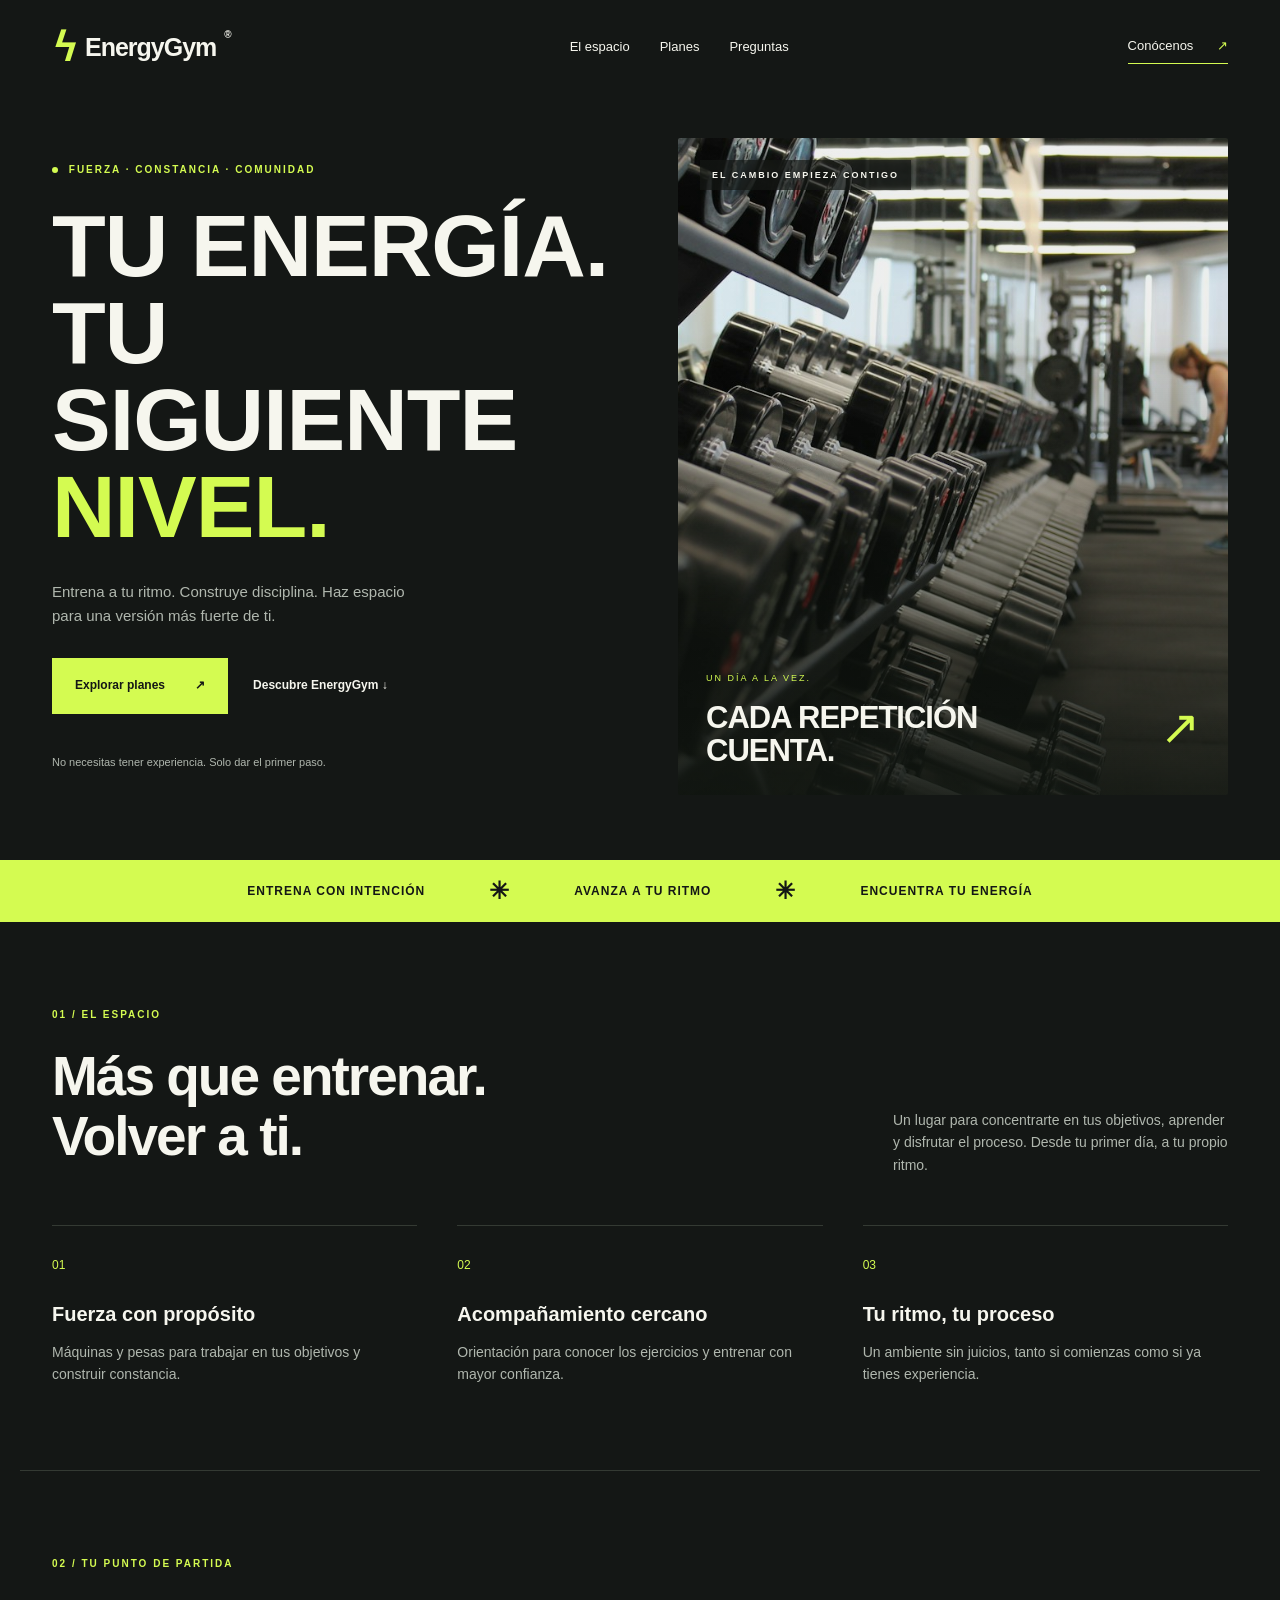
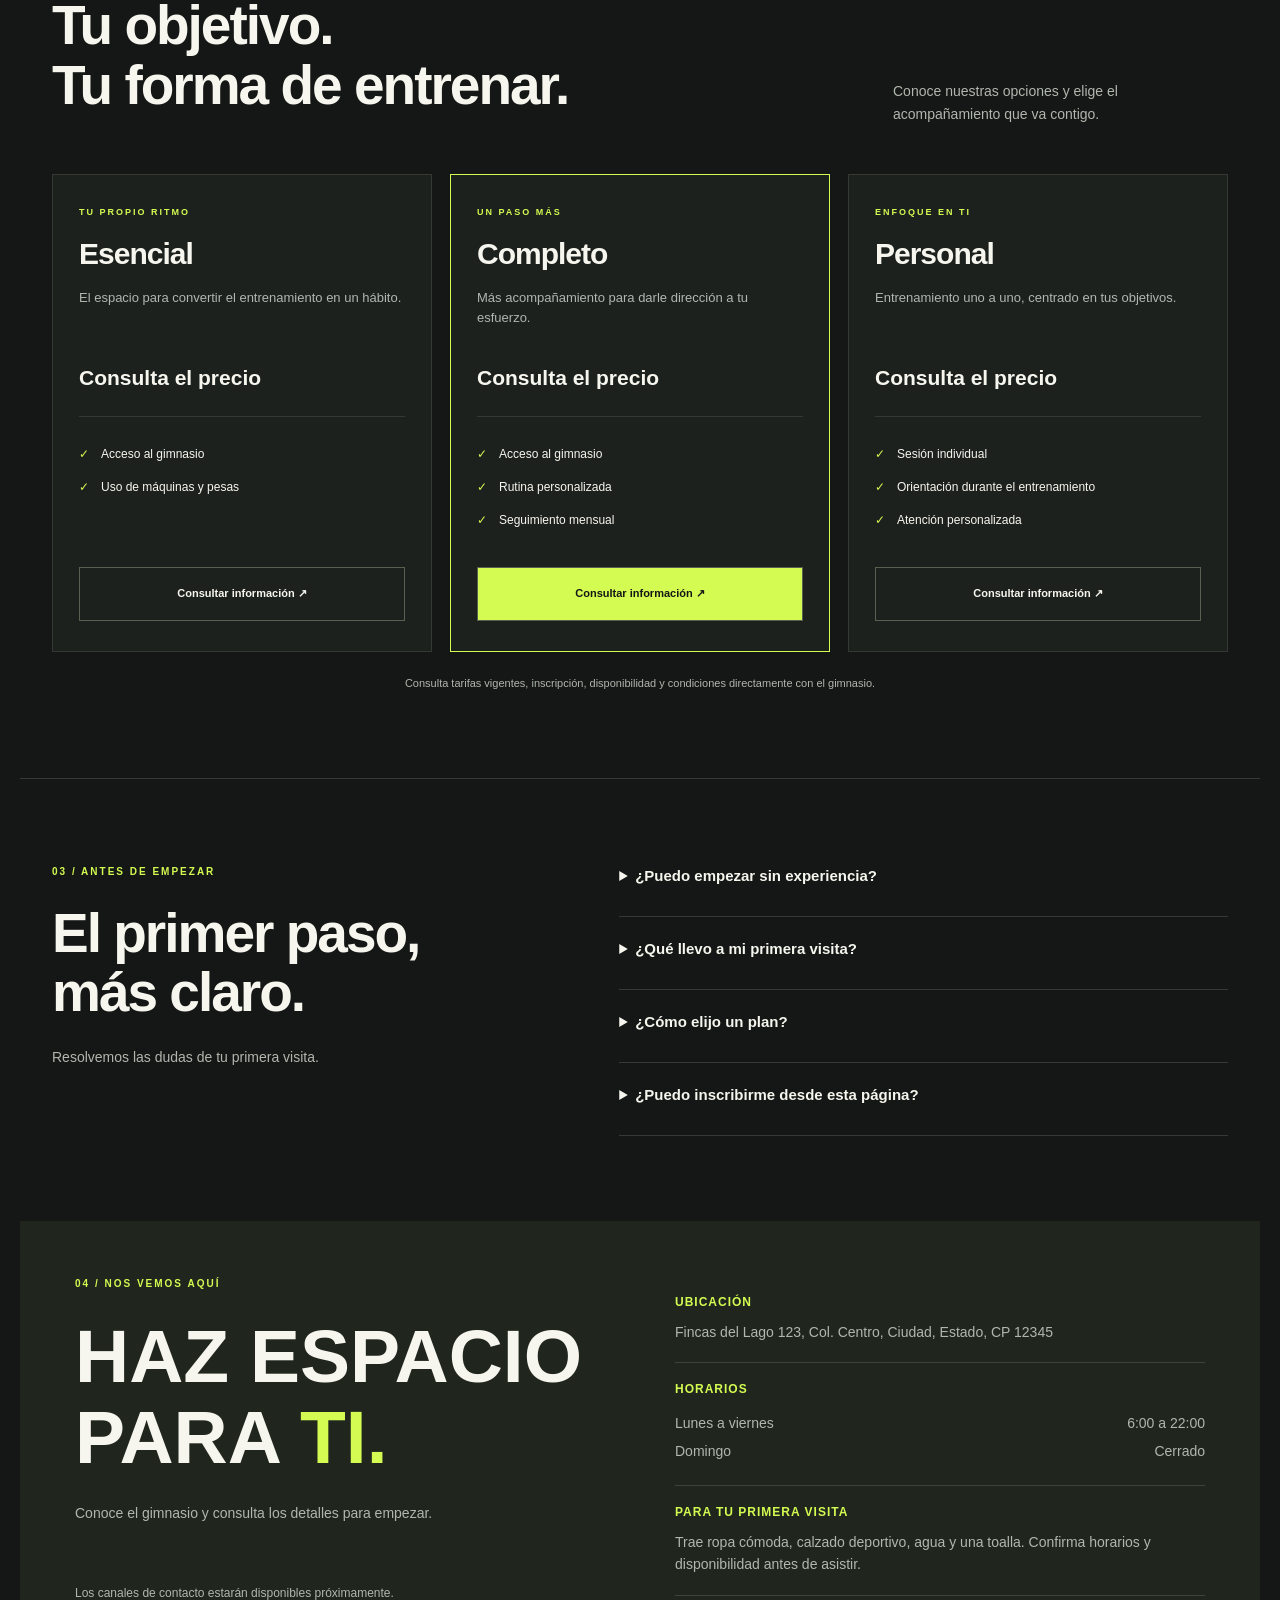
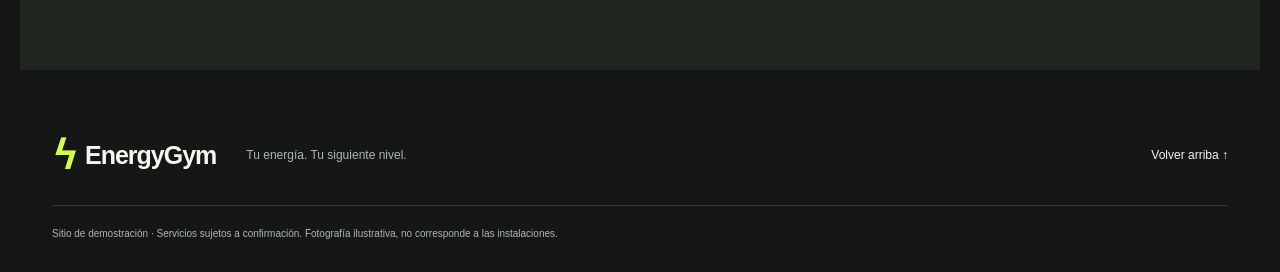
<file: index.html>
<!doctype html>
<html lang="es">
<head>
  <meta charset="utf-8">
  <meta name="viewport" content="width=device-width, initial-scale=1">
  <meta name="description" content="Conoce EnergyGym: entrenamiento de fuerza, acompañamiento y opciones para construir tu constancia. Consulta planes e información para tu visita.">
  <meta name="theme-color" content="#141715">
  <title>EnergyGym | Tu energía. Tu siguiente nivel.</title>
  <link rel="icon" href="favicon.svg" type="image/svg+xml">
  <link rel="stylesheet" href="style.css">
  <script src="gym-data.js" defer></script>
  <script src="app.js" defer></script>
</head>
<body>
  <a class="skip" href="#contenido">Saltar al contenido</a>
  <header class="header">
    <a class="brand" href="#inicio" aria-label="EnergyGym, inicio"><span class="brand-icon" aria-hidden="true">ϟ</span><span data-name>EnergyGym</span><span class="brand-dot">®</span></a>
    <nav aria-label="Navegación principal"><a href="#espacio">El espacio</a><a href="#planes">Planes</a><a href="#preguntas">Preguntas</a></nav>
    <a class="nav-contact" href="#contacto">Conócenos <span aria-hidden="true">↗</span></a>
  </header>
  <main id="contenido">
    <section class="hero" id="inicio" aria-labelledby="hero-title">
      <div class="hero-copy"><p class="eyebrow"><span class="status-dot"></span> FUERZA · CONSTANCIA · COMUNIDAD</p>
        <h1 id="hero-title">TU ENERGÍA.<br>TU SIGUIENTE<br><span>NIVEL.</span></h1>
        <p class="hero-description" id="intro">Entrena a tu ritmo. Construye disciplina. Haz espacio para una versión más fuerte de ti.</p>
        <div class="hero-actions"><a class="button" href="#planes">Explorar planes <span aria-hidden="true">↗</span></a><a class="text-link" href="#espacio">Descubre EnergyGym <span aria-hidden="true">↓</span></a></div>
        <p class="hero-foot">No necesitas tener experiencia. Solo dar el primer paso.</p>
      </div>
      <div class="hero-image" role="img" aria-label="Zona de entrenamiento con pesas; imagen ilustrativa">
        <span class="photo-label">EL CAMBIO EMPIEZA CONTIGO</span><div class="image-caption"><span>UN DÍA A LA VEZ.</span><strong>CADA REPETICIÓN<br>CUENTA.</strong><span class="image-arrow" aria-hidden="true">↗</span></div>
      </div>
    </section>
    <div class="ticker" aria-hidden="true"><span>ENTRENA CON INTENCIÓN</span><b>✳</b><span>AVANZA A TU RITMO</span><b>✳</b><span>ENCUENTRA TU ENERGÍA</span></div>
    <section class="section" id="espacio" aria-labelledby="space-title">
      <div class="section-heading"><div><p class="eyebrow">01 / EL ESPACIO</p><h2 id="space-title">Más que entrenar.<br>Volver a ti.</h2></div><p>Un lugar para concentrarte en tus objetivos, aprender y disfrutar el proceso. Desde tu primer día, a tu propio ritmo.</p></div>
      <div class="benefits" id="benefits"></div>
    </section>
    <section class="section plans-section" id="planes" aria-labelledby="plans-title">
      <div class="section-heading"><div><p class="eyebrow">02 / TU PUNTO DE PARTIDA</p><h2 id="plans-title">Tu objetivo.<br>Tu forma de entrenar.</h2></div><p>Conoce nuestras opciones y elige el acompañamiento que va contigo.</p></div>
      <div class="plans" id="plans"></div><p class="section-note" id="plans-note"></p>
    </section>
    <section class="section faq-section" id="preguntas" aria-labelledby="faq-title"><div><p class="eyebrow">03 / ANTES DE EMPEZAR</p><h2 id="faq-title">El primer paso,<br>más claro.</h2><p>Resolvemos las dudas de tu primera visita.</p></div><div id="faqs" class="faqs"></div></section>
    <section class="section contact-section" id="contacto" aria-labelledby="contact-title"><div class="contact-heading"><p class="eyebrow">04 / NOS VEMOS AQUÍ</p><h2 id="contact-title">HAZ ESPACIO<br>PARA <span>TI.</span></h2><p>Conoce el gimnasio y consulta los detalles para empezar.</p><div id="contact-links" class="hero-actions"></div><p id="contact-note" class="muted"></p></div><div class="visit"><div><h3>Ubicación</h3><p id="address"></p></div><div><h3>Horarios</h3><dl id="hours"></dl></div><div><h3>Para tu primera visita</h3><p id="first-visit"></p></div></div></section>
    <noscript><p class="noscript">Activa JavaScript para consultar los planes, horarios y datos de contacto actualizados de EnergyGym.</p></noscript>
  </main>
  <footer><a class="brand" href="#inicio"><span class="brand-icon" aria-hidden="true">ϟ</span><span data-name>EnergyGym</span></a><p>Tu energía. Tu siguiente nivel.</p><a href="#inicio">Volver arriba ↑</a><small id="footer-note"></small></footer>
</body>
</html>
</file>
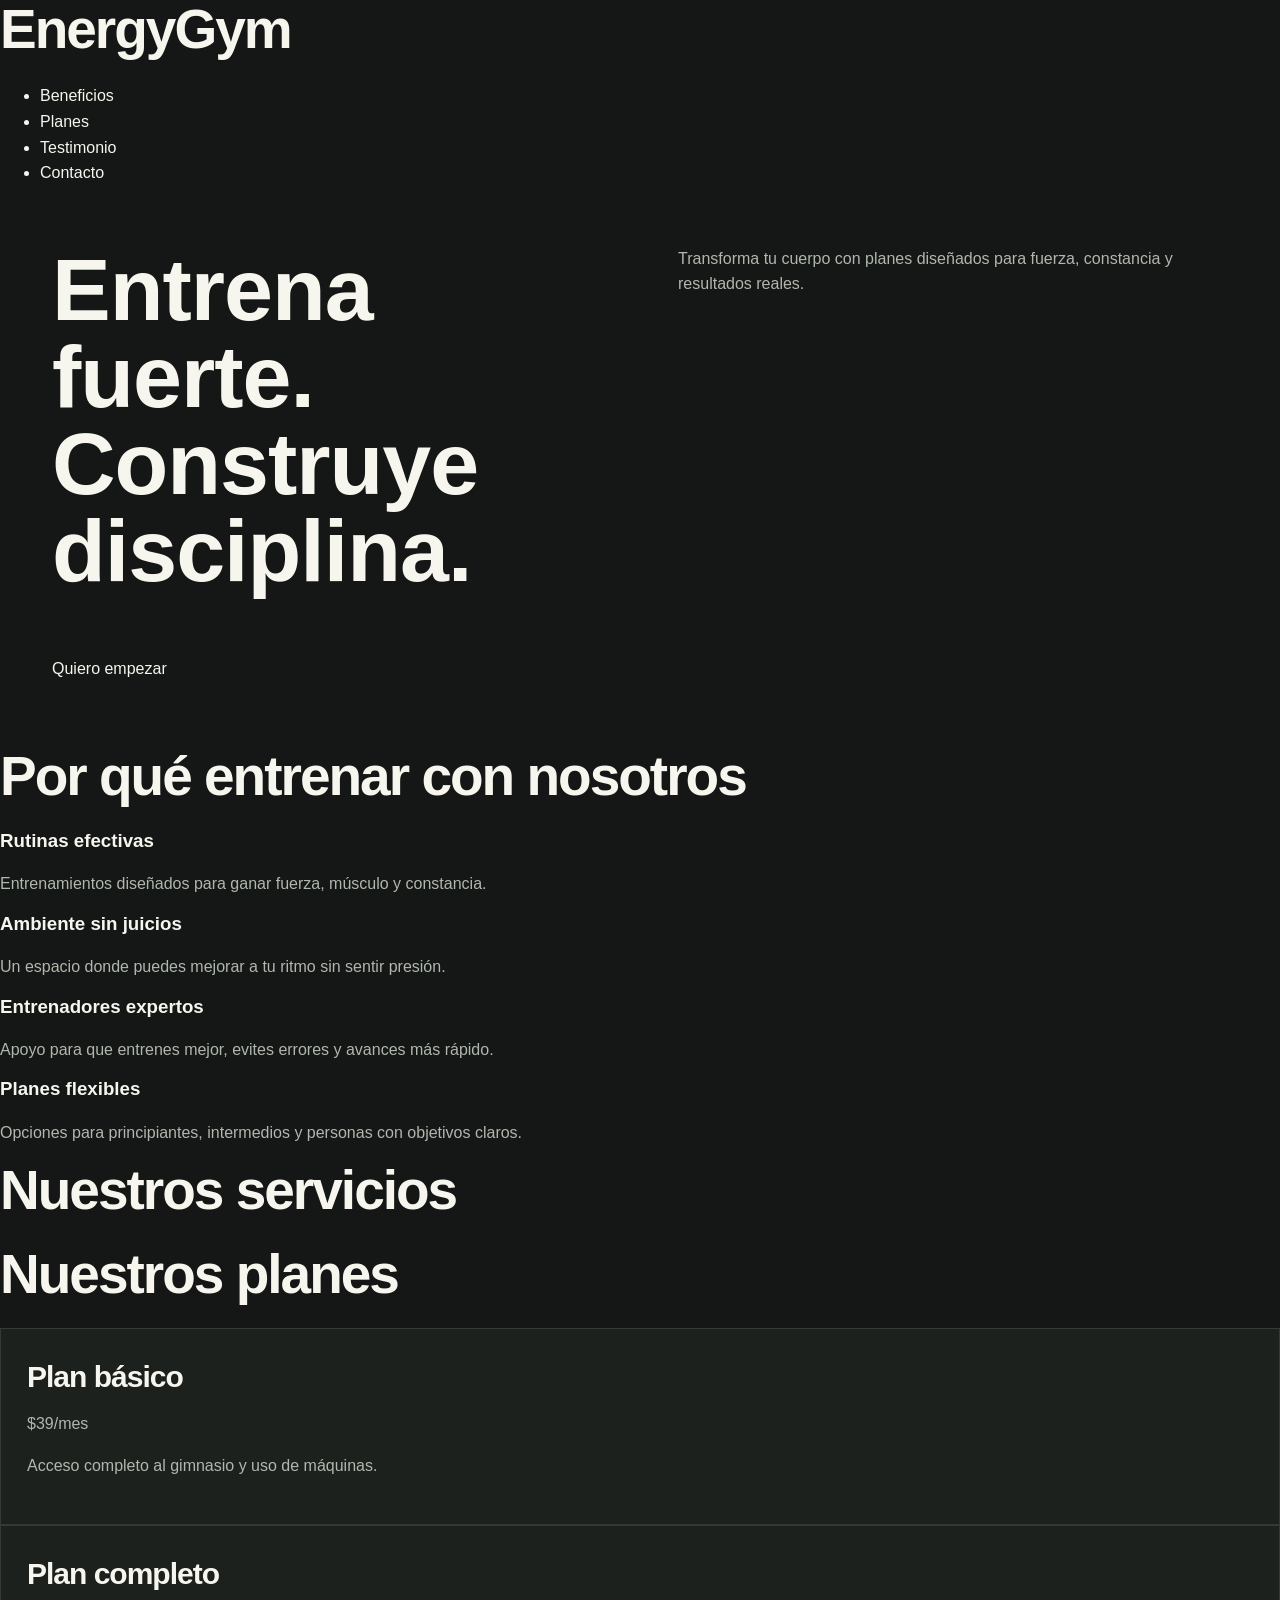
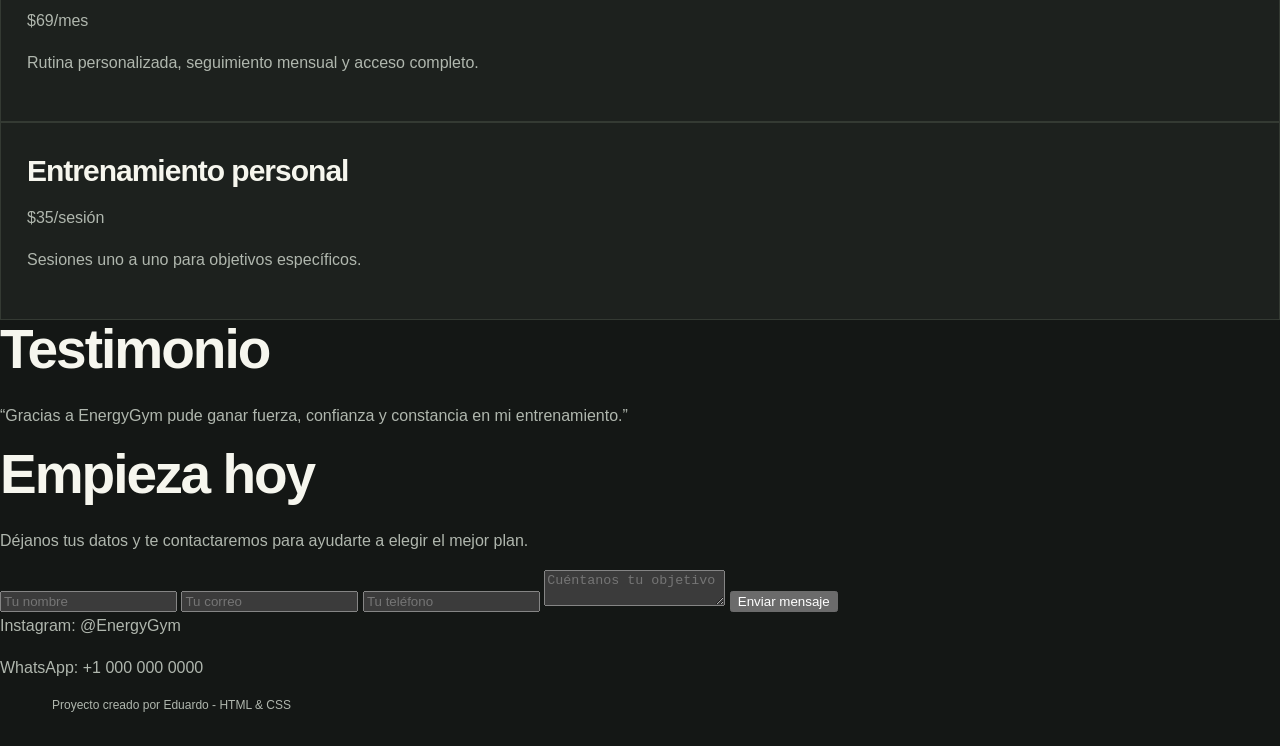
<file: Untitled-1.html>
<!DOCTYPE html>
<html lang="es">
<head>
    <meta charset="UTF-8">
    <title>Landing Page Gym | Proyecto Web</title>
    <meta name="viewport" content="width=device-width, initial-scale=1.0">
    <link rel="stylesheet" href="style.css">
</head>
<body>

    <header>
    <nav>
        <h2 class="logo">EnergyGym</h2>

        <ul class="menu">
            <li><a href="#beneficios">Beneficios</a></li>
            <li><a href="#planes">Planes</a></li>
            <li><a href="#testimonio">Testimonio</a></li>
            <li><a href="#contacto">Contacto</a></li>
        </ul>
    </nav>

    <div class="hero">
        <h1>Entrena fuerte. Construye disciplina.</h1>
        <p>Transforma tu cuerpo con planes diseñados para fuerza, constancia y resultados reales.</p>
        <a href="#contacto" class="boton">Quiero empezar</a>
    </div>
</header>

    <main>

        <section id="beneficios">
    <h2>Por qué entrenar con nosotros</h2>

        <div class="beneficios-grid">
        <div class="beneficio">
            <h3>Rutinas efectivas</h3>
            <p>Entrenamientos diseñados para ganar fuerza, músculo y constancia.</p>
        </div>

        <div class="beneficio">
            <h3>Ambiente sin juicios</h3>
            <p>Un espacio donde puedes mejorar a tu ritmo sin sentir presión.</p>
        </div>

        <div class="beneficio">
            <h3>Entrenadores expertos</h3>
            <p>Apoyo para que entrenes mejor, evites errores y avances más rápido.</p>
        </div>

        <div class="beneficio">
            <h3>Planes flexibles</h3>
            <p>Opciones para principiantes, intermedios y personas con objetivos claros.</p>
        </div>
    </div>
</section>

        <section id="servicios">
            <h2>Nuestros servicios</h2>

            <section id="planes">
    <h2>Nuestros planes</h2>

    <div class="planes">
        <div class="plan">
            <h3>Plan básico</h3>
            <p class="precio">$39/mes</p>
            <p>Acceso completo al gimnasio y uso de máquinas.</p>
        </div>

        <div class="plan">
            <h3>Plan completo</h3>
            <p class="precio">$69/mes</p>
            <p>Rutina personalizada, seguimiento mensual y acceso completo.</p>
        </div>

        <div class="plan">
            <h3>Entrenamiento personal</h3>
            <p class="precio">$35/sesión</p>
            <p>Sesiones uno a uno para objetivos específicos.</p>
        </div>
    </div>
</section>

        <section id="testimonio">
            <h2>Testimonio</h2>
            <p>
                “Gracias a EnergyGym pude ganar fuerza, confianza y constancia en mi entrenamiento.”
            </p>
        </section>

        <section id="contacto">
    <h2>Empieza hoy</h2>
    <p>Déjanos tus datos y te contactaremos para ayudarte a elegir el mejor plan.</p>

    <form>
        <input type="text" placeholder="Tu nombre" required>
        <input type="email" placeholder="Tu correo" required>
        <input type="tel" placeholder="Tu teléfono">
        <textarea placeholder="Cuéntanos tu objetivo" required></textarea>
        <button type="submit">Enviar mensaje</button>
    </form>

    <p>Instagram: @EnergyGym</p>
    <p>WhatsApp: +1 000 000 0000</p>
</section>

    </main>

    <footer>
        <p>Proyecto creado por Eduardo - HTML & CSS</p>
    </footer>

</body>
</html>
</file>
<file: style.css>
/* Colores generales: cambia --accent para usar el color de la marca. */
:root{--bg:#141715;--panel:#1d211e;--accent:#d4fb51;--ink:#f6f6ee;--muted:#b0b7ae;--line:#343a33;--max:1240px;color-scheme:dark}
*{box-sizing:border-box}html{scroll-behavior:smooth;scroll-padding-top:30px}body{margin:0;background:var(--bg);color:var(--ink);font-family:Arial,Helvetica,sans-serif;line-height:1.6}a{color:inherit;text-decoration:none}button,a,summary{-webkit-tap-highlight-color:transparent}a:focus-visible,summary:focus-visible{outline:3px solid var(--accent);outline-offset:6px}a:hover{text-decoration:underline}h1,h2,h3,p{margin-top:0}h2{font-size:clamp(32px,4.4vw,55px);line-height:1.08;letter-spacing:-2px;margin-bottom:24px}h3{line-height:1.2}p{color:var(--muted)}.header,.section,.hero,footer{max-width:var(--max);margin:auto}.header{display:flex;align-items:center;justify-content:space-between;gap:24px;padding:27px 32px}.brand{display:flex;align-items:center;gap:8px;font-weight:800;font-size:25px;letter-spacing:-1px;white-space:nowrap}.brand-icon{color:var(--accent);font-size:39px;line-height:1}.brand-dot{font-size:10px;align-self:flex-start}.header nav{display:flex;gap:30px;font-size:13px}.nav-contact{font-size:13px;border-bottom:1px solid var(--accent);padding:6px 0}.nav-contact span{color:var(--accent);margin-left:20px}.hero{display:grid;grid-template-columns:1.08fr 1fr;padding:44px 32px 65px;gap:32px;align-items:stretch}.hero-copy{padding:24px 0}.eyebrow{font-size:10px;font-weight:700;letter-spacing:2px;color:var(--accent);margin-bottom:24px}.status-dot{display:inline-block;width:6px;height:6px;background:var(--accent);border-radius:100%;margin-right:6px}h1{font-family:Impact,'Arial Narrow',Arial,sans-serif;font-size:clamp(54px,6.9vw,88px);font-weight:900;line-height:.99;letter-spacing:-1px;margin-bottom:30px}h1 span,.contact-heading h2 span{color:var(--accent)}.hero-description{max-width:365px;font-size:15px}.hero-actions{display:flex;gap:25px;align-items:center;flex-wrap:wrap;margin:30px 0}.button{display:inline-flex;align-items:center;justify-content:space-between;gap:30px;background:var(--accent);color:#141715;font-weight:700;font-size:12px;padding:17px 22px;border:1px solid var(--accent);transition:background .2s,transform .2s}.button:hover{background:#e1ff85;text-decoration:none;transform:translateY(-2px)}.text-link{font-size:12px;font-weight:700}.hero-foot{font-size:11px;margin:40px 0 0}.hero-image{min-height:490px;position:relative;background:linear-gradient(180deg,#10151012 30%,#101510e8),url('assets/gym.jpg') center/cover;background-color:#30382d;border-radius:2px;overflow:hidden}.photo-label{position:absolute;top:22px;left:22px;font-size:9px;font-weight:700;letter-spacing:2px;background:#141715b3;padding:8px 12px}.image-caption{position:absolute;bottom:28px;left:28px;right:28px}.image-caption>span:first-child{font-size:9px;letter-spacing:2px;color:var(--accent)}.image-caption strong{display:block;font-size:31px;line-height:1.07;margin-top:12px;letter-spacing:-1px}.image-arrow{position:absolute;bottom:0;right:0;font-size:48px;color:var(--accent)}.ticker{display:flex;align-items:center;justify-content:center;gap:5vw;background:var(--accent);color:#141715;padding:19px 24px;font-size:12px;font-weight:800;letter-spacing:1px}.ticker b{font-size:24px;line-height:1}.section{padding:85px 32px}.section-heading{display:flex;justify-content:space-between;align-items:end;gap:50px;margin-bottom:35px}.section-heading>p{max-width:335px;font-size:14px}.benefits{display:grid;grid-template-columns:repeat(3,1fr);gap:40px}.benefits article{border-top:1px solid var(--line);padding-top:25px}.number{font-size:12px;color:var(--accent)}.benefits h3{font-size:20px;margin:25px 0 15px}.benefits p{font-size:14px;margin-bottom:0}.plans-section{border-top:1px solid var(--line)}.plans{display:grid;grid-template-columns:repeat(3,1fr);gap:18px}.plan{padding:30px 26px;background:var(--panel);border:1px solid var(--line);display:flex;flex-direction:column}.plan .eyebrow{font-size:9px;margin-bottom:16px}.plan h3{font-size:30px;letter-spacing:-1px;margin-bottom:16px}.plan-description{font-size:13px;min-height:63px}.price{font-size:21px;color:var(--ink);font-weight:700;line-height:1.3;padding-bottom:25px;border-bottom:1px solid var(--line)}.plan ul{list-style:none;padding:0;margin:0 0 30px;font-size:12px;flex:1}.plan li{padding:7px 0}.plan li:before{content:'✓';color:var(--accent);margin-right:12px}.plan .button{background:transparent;color:var(--ink);border-color:#59604f;font-size:11px;justify-content:center}.featured{border-color:var(--accent)}.featured .button{background:var(--accent);color:#141715}.section-note{font-size:11px;text-align:center;margin:23px 0 0}.faq-section{display:grid;grid-template-columns:1fr 1.2fr;gap:60px;border-top:1px solid var(--line)}.faq-section>div>p:not(.eyebrow){font-size:14px}.faqs details{border-bottom:1px solid var(--line);padding:20px 0}.faqs details:first-child{padding-top:0}.faqs summary{cursor:pointer;font-size:15px;font-weight:700;min-height:32px;padding-right:18px}.faqs details p{font-size:14px;margin:15px 0 0}.contact-section{display:grid;grid-template-columns:1fr 1fr;gap:70px;background:#20261e;padding:55px;margin-bottom:65px}.contact-heading h2{font-family:Impact,'Arial Narrow',Arial,sans-serif;font-size:clamp(48px,6vw,75px);letter-spacing:0}.contact-heading>p:not(.eyebrow){font-size:14px}.contact-heading .muted{font-size:12px!important}.visit>div{padding:19px 0;border-bottom:1px solid #3c4437}.visit h3{font-size:12px;text-transform:uppercase;letter-spacing:1px;color:var(--accent);margin-bottom:12px}.visit p,dl{font-size:14px;margin:0;color:var(--muted)}dl div{display:flex;justify-content:space-between;gap:15px;padding:3px 0}dd{margin:0}footer{padding:0 32px 30px;display:flex;align-items:center;flex-wrap:wrap;gap:30px}footer p{font-size:12px;margin:0;flex:1}footer>a:last-of-type{font-size:12px}footer small{flex-basis:100%;font-size:10px;color:var(--muted);border-top:1px solid var(--line);padding-top:20px}.skip{position:absolute;top:-100px;left:12px;z-index:10;background:var(--accent);color:#141715;padding:12px}.skip:focus{top:12px}.noscript{padding:25px;text-align:center}
@media(min-width:1400px){.hero{padding-top:55px;padding-bottom:80px}.hero-image{min-height:540px}}
@media(max-width:800px){.header{padding:20px}.header nav{gap:15px;font-size:12px}.nav-contact{display:none}.hero{padding:25px 20px 40px;gap:20px}.hero-image{min-height:460px}h1{font-size:58px}.hero-actions{gap:18px}.hero-foot{margin-top:24px}.section{padding:55px 20px}.section-heading{gap:25px}.plans{gap:12px}.plan{padding:24px 18px}.plan h3{font-size:26px}.price{font-size:18px}.plan .button{padding:15px 10px}.faq-section{gap:35px}.contact-section{margin:0 20px 45px;padding:35px;gap:30px}.ticker{font-size:10px;gap:24px}}
@media(max-width:600px){.header{flex-wrap:wrap;gap:16px}.brand{font-size:23px}.header nav{gap:18px;width:100%;justify-content:space-between;border-top:1px solid var(--line);padding-top:13px}.hero{grid-template-columns:1fr;padding-top:8px}.hero-copy{padding:20px 0 0}h1{font-size:clamp(55px,13.4vw,80px)}.hero-description{max-width:100%}.hero-image{min-height:340px;background-position:center 43%}.hero-foot{margin-bottom:5px}.ticker{justify-content:space-around;gap:12px;padding:16px 18px;font-size:9px}.ticker span:last-child,.ticker b:last-of-type{display:none}.section-heading{display:block;margin-bottom:30px}.section-heading>p{max-width:none}.section-heading h2{margin-bottom:20px}.benefits,.plans,.faq-section,.contact-section{grid-template-columns:1fr}.benefits{gap:25px}.benefits h3{margin-top:15px}.plans{gap:20px}.plan{padding:28px}.plan-description{min-height:0}.plan h3{font-size:32px}.price{font-size:22px}.plan ul{font-size:14px}.plan .button{font-size:13px}.faq-section{gap:20px}.contact-section{margin-left:16px;margin-right:16px;padding:30px 23px}.contact-heading h2{font-size:60px}footer{padding:0 20px 25px;gap:20px}footer p{flex-basis:50%}h2{letter-spacing:-1px}dl div{flex-wrap:wrap}}
@media(prefers-reduced-motion:reduce){html{scroll-behavior:auto}*,*:before,*:after{transition:none!important}}
</file>
